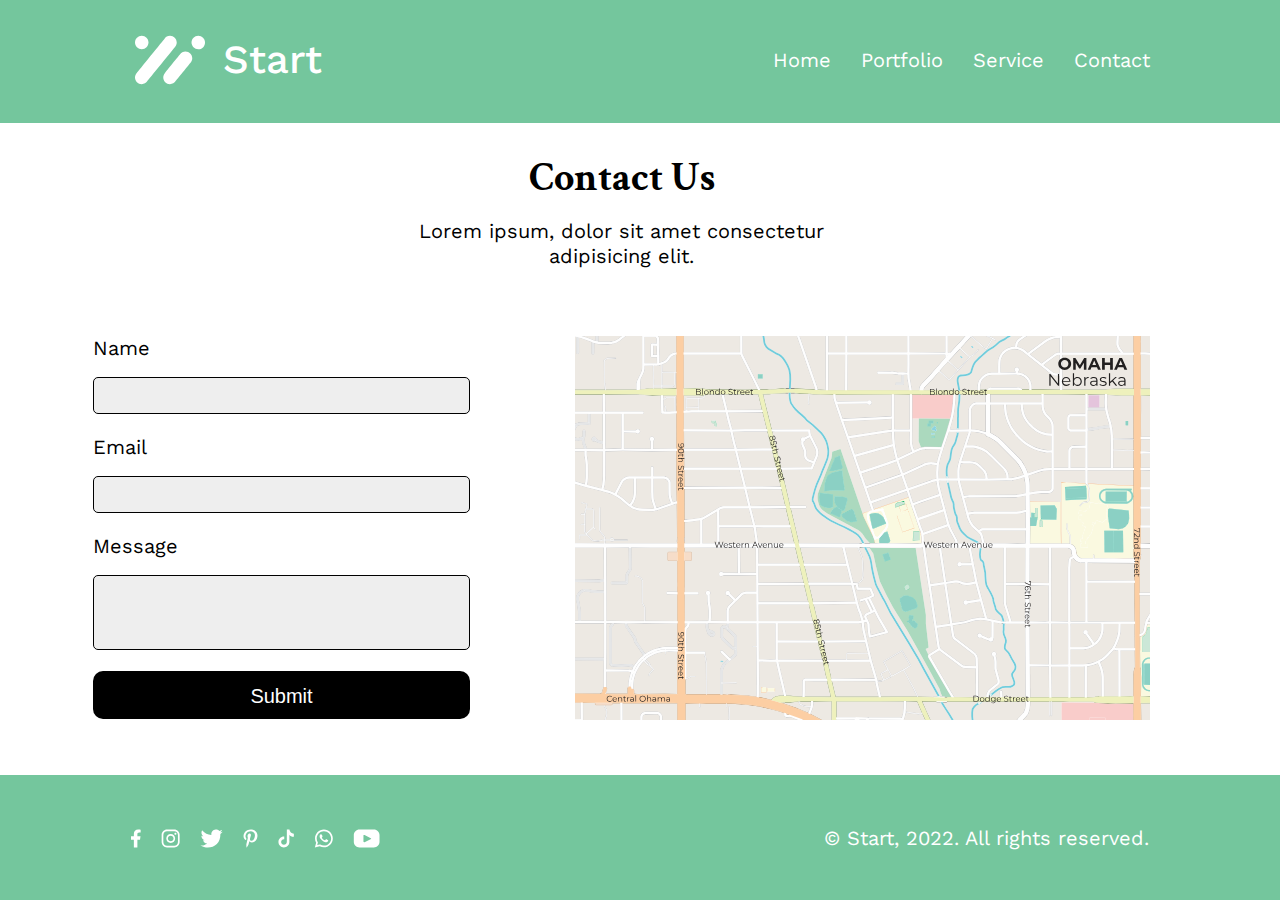
<file: Responsive/contact.html>
<!DOCTYPE html>
<html>

<head>
    <meta charset="UTF-8">
    <meta name="viewport" content="width=device-width, initial-scale=1.0">

    <link rel="preconnect" href="https://fonts.googleapis.com">
    <link rel="preconnect" href="https://fonts.gstatic.com" crossorigin>
    <link
        href="https://fonts.googleapis.com/css2?family=Crimson+Text:ital,wght@0,400;0,600;0,700;1,400;1,600;1,700&family=Work+Sans:ital,wght@0,100..900;1,100..900&display=swap"
        rel="stylesheet">

    <link rel="stylesheet" href="./asset/css/index.css">
    <link rel="stylesheet" href="./asset/css/contact.css">

    <title>Contact</title>
</head>


<body>
    <div class="box-outer__taskbar">
        <div class="box-inner__taskbar">
            <div class="box-outer__logo">
                <img src="./asset/images/logoWebsite.svg" alt="logoWebsite" class="img__logo">
                <p class="text__logo">Start</p>
            </div>
            <ul class="box-outer__list">
                <li class="box-inner__item box-mobile--hidden">Home</li>
                <li class="box-inner__item box-mobile--hidden">Portfolio</li>
                <li class="box-inner__item box-mobile--hidden">Service</li>
                <li class="box-inner__item box-mobile--hidden">Contact</li>
                <li class="box-inner__item box-mobile--show box__item--center">
                    <img src="./asset/images/iconMenu.svg" alt="iconMenu" class="img_icon">
                </li>
            </ul>
        </div>
    </div>

    <div class="box-outer__container">
        <div class="box-inner__container">
            <div class="box-outer__title">
                <h2 class="text__title--h2">Contact Us</h2>
                <p class="text__description">Lorem ipsum, dolor sit amet consectetur adipisicing elit.</p>
            </div>
            <div class="box-outer__content mobile-box__content--column-reverse">
                <div class="box-outer__input">
                    <div class="box-inner__input">
                        <div class="box--inner__input">
                            <h4 class="input__title">Name</h4>
                            <input type="text">
                        </div>

                        <div class="box--inner__input">
                            <h4 class="input__title">Email</h4>
                            <input type="email">
                        </div>

                        <div class="box--inner__input">
                            <h4 class="input__title">Message</h4>
                            <input type="text" class="input--large">
                        </div>

                    </div>
                    <button class="button__submit button--black">Submit</button>
                </div>
                <img src="./asset/images/contact/map.svg" alt="map" class="img__content">
            </div>
        </div>

    </div>

    <div class="box-outer__footer">
        <div class="box-inner__footer">
            <div class="box-outer__link--social">
                <a href="" class="box_link--social">
                    <img src="./asset/images/logoFacebook.svg" alt="logoFacebook" class="img__logo--social">
                </a>
                <a href="" class="box_link--social">
                    <img src="./asset/images/logoInstagram.svg" alt="logoInstagram" class="img__logo--social">
                </a>
                <a href="" class="box_link--social">
                    <img src="./asset/images/logTwitter.svg" alt="logTwitter" class="img__logo--social">
                </a>
                <a href="" class="box_link--social">
                    <img src="./asset/images/logoPinterest.svg" alt="logoPinterest" class="img__logo--social">
                </a>
                <a href="" class="box_link--social">
                    <img src="./asset/images/logoTiktok.svg" alt="logoTiktok" class="img__logo--social">
                </a>
                <a href="" class="box_link--social">
                    <img src="./asset/images/logoWhatsApp.svg" alt="logoWhatsApp" class="img__logo--social">
                </a>
                <a href="" class="box_link--social">
                    <img src="./asset/images/logoYoutube.svg" alt="logoYoutube" class="img__logo--social">
                </a>
            </div>

            <p>© Start, 2022. All rights reserved.</p>
        </div>
    </div>
</body>

</html>
</file>
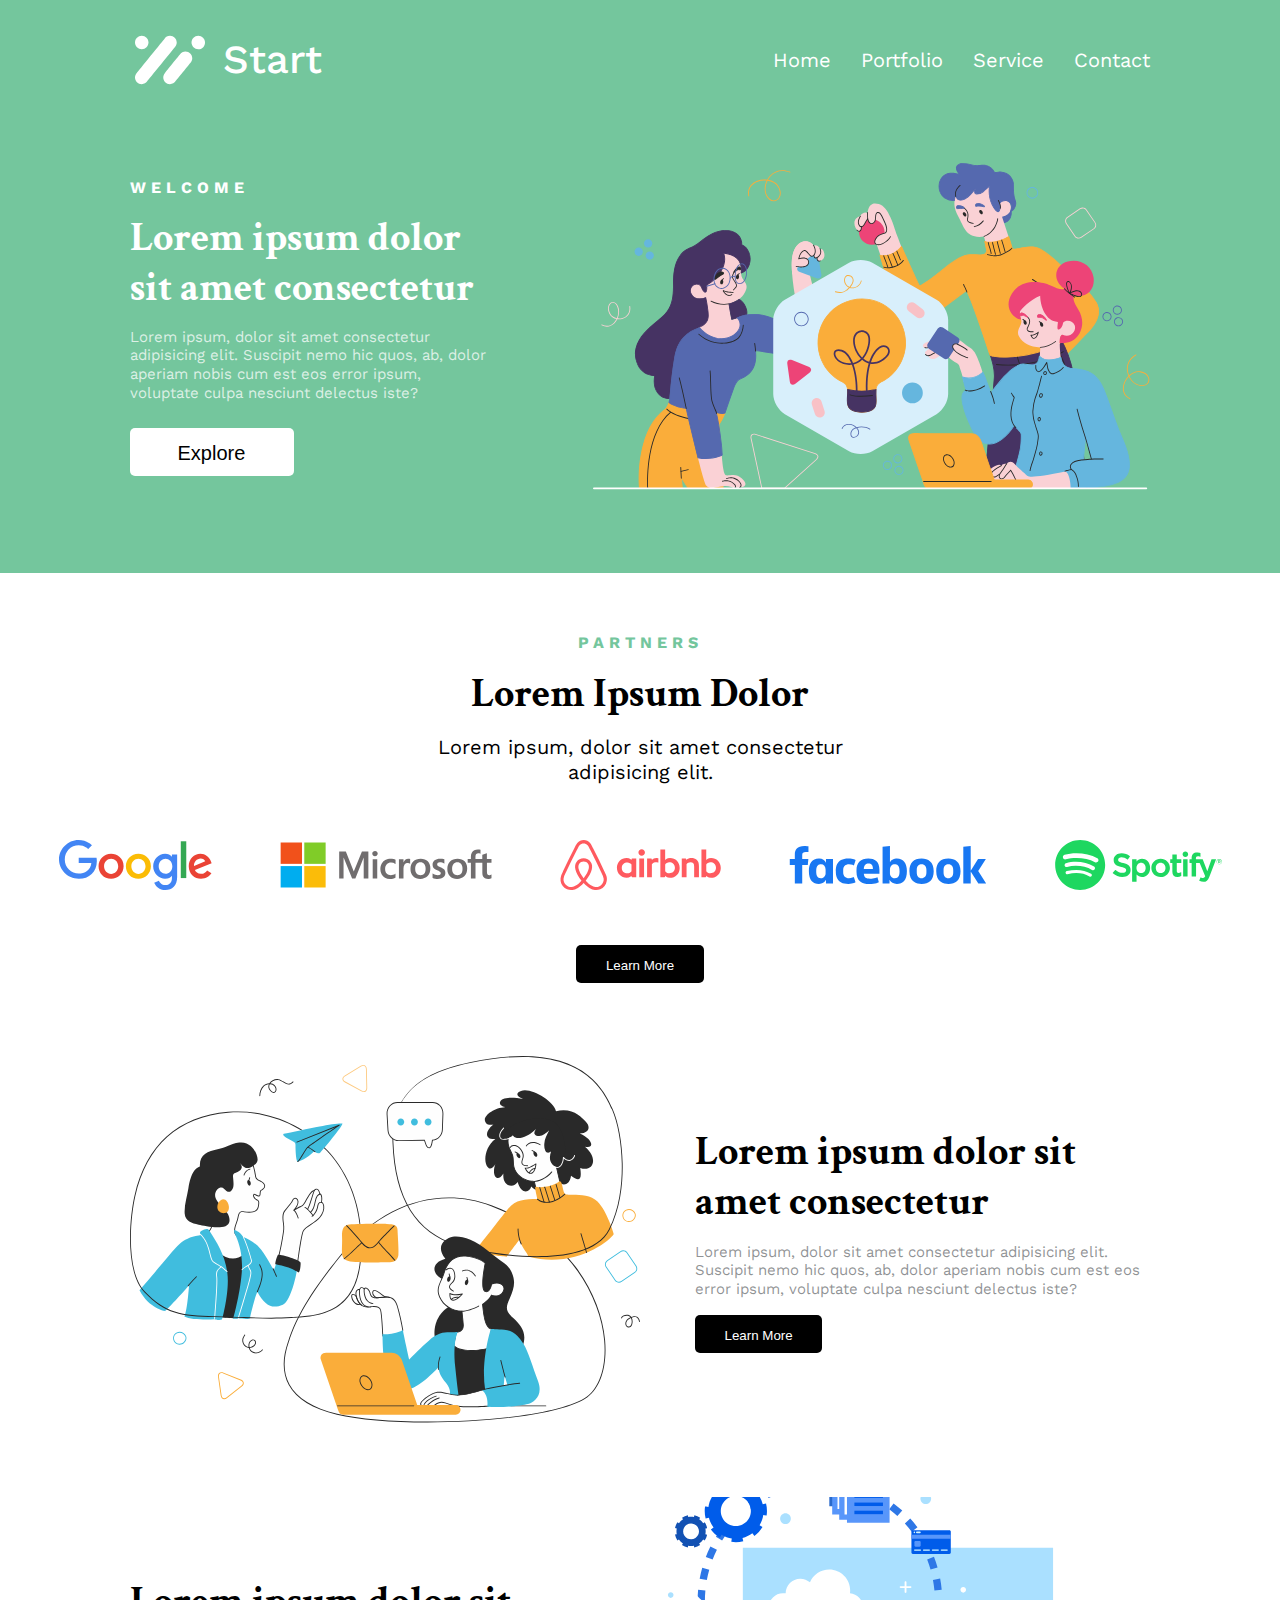
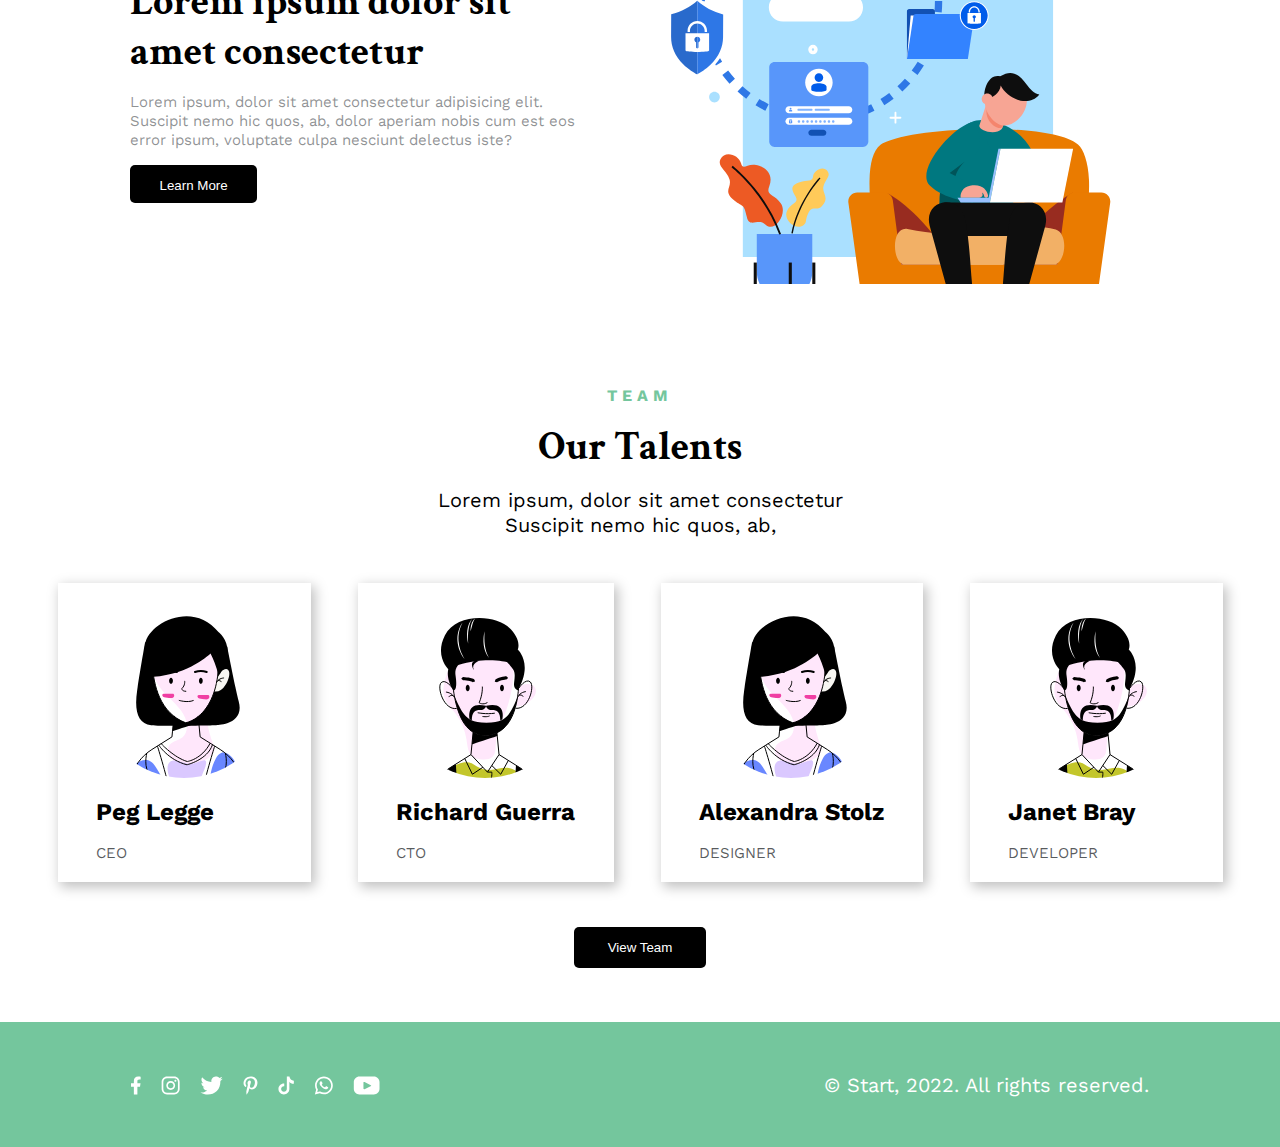
<file: Responsive/home.html>
<!DOCTYPE html>
<html>

<head>
    <meta charset="UTF-8">
    <meta name="viewport" content="width=device-width, initial-scale=1.0">

    <link rel="preconnect" href="https://fonts.googleapis.com">
    <link rel="preconnect" href="https://fonts.gstatic.com" crossorigin>
    <link
        href="https://fonts.googleapis.com/css2?family=Crimson+Text:ital,wght@0,400;0,600;0,700;1,400;1,600;1,700&family=Work+Sans:ital,wght@0,100..900;1,100..900&display=swap"
        rel="stylesheet">

    <link rel="stylesheet" href="./asset/css/index.css">
    <link rel="stylesheet" href="./asset/css/home.css">

    <title>Home</title>
</head>


<body class="home-page">
    <div class="box-outer__taskbar">
        <div class="box-inner__taskbar">
            <div class="box-outer__logo">
                <img src="./asset/images/logoWebsite.svg" alt="logoWebsite" class="img__logo">
                <p class="text__logo">Start</p>
            </div>
            <ul class="box-outer__list">
                <li class="box-inner__item box-mobile--hidden">Home</li>
                <li class="box-inner__item box-mobile--hidden">Portfolio</li>
                <li class="box-inner__item box-mobile--hidden">Service</li>
                <li class="box-inner__item box-mobile--hidden">Contact</li>
                <li class="box-inner__item box-mobile--show box__item--center">
                    <img src="./asset/images/iconMenu.svg" alt="iconMenu" class="img_icon">
                </li>
            </ul>
        </div>
    </div>

    <div class="box-outer__container welcome__container box__background--green">
        <div class="box-inner__container">
            <div class="box-outer__content welcome-box mobile-box__content--column-reverse ">
                <div class="box-inner__content">
                    <div class="box-outer__text">
                        <h3 class="text__title--h3">WELCOME</h3>
                        <h2 class="text__title--h2">Lorem ipsum dolor sit amet consectetur</h2>
                        <p class="text__description">Lorem ipsum, dolor sit amet consectetur adipisicing elit.
                            Suscipit
                            nemo hic quos, ab, dolor aperiam nobis cum est eos error ipsum, voluptate culpa nesciunt
                            delectus iste?</p>
                    </div>
                    <button class="home__button--welcom button--white button--radius">Explore</button>
                </div>
                <img src="./asset/images/home/imagesWelcome.svg" alt="imagesWelcome" class="img__content">
            </div>
        </div>
    </div>

    <div class="box-outer__container home--introduction desktop-box__content--column">
        <div class="box-inner__container">
            <div class="box-outer__content partners__content desktop-box__content--column">
                <div class="box-outer__title ">
                    <h3 class="text__title--h3 text--green">PARTNERS</h3>
                    <h2 class="text__title--h2">Lorem Ipsum Dolor</h2>
                    <p class="text__description">Lorem ipsum, dolor sit amet consectetur adipisicing elit.</p>
                </div>

                <div class="box__logo--scocial">
                    <img src="./asset/images/home/logoGoogle.svg" alt="logoGoogle">
                    <img src="./asset/images/home/logoMicrosoft.svg" alt="logoMicrosoft">
                    <img src="./asset/images/home/logoAirbnb.svg" alt="logoAirbnb">
                    <img src="./asset/images/home/logoFacebook.svg" alt="logoFacebook">
                    <img src="./asset/images/home/logoSpotify.svg" alt="logoSpotify">
                </div>
                <button class="home__button button--black button--radius">Learn More</button>
            </div>
        </div>

        <div class="box-outer__content service-1 desktop-box__content--row-reverse mobile-box__content--column-reverse">
            <div class="box-inner__content desktop-box__content--column">
                <div class="box-outer__text">
                    <h2 class="text__title--h2">Lorem ipsum dolor sit amet consectetur</h2>
                    <p class="text__description">Lorem ipsum, dolor sit amet consectetur adipisicing elit.
                        Suscipit
                        nemo hic quos, ab, dolor aperiam nobis cum est eos error ipsum, voluptate culpa nesciunt
                        delectus iste?</p>
                </div>
                <button class="home__button button--black button--radius">Learn More</button>
            </div>
            <img src="./asset/images/home/imgService1.svg" alt="imgService1" class="img__content">
        </div>

        <div class="box-outer__content service-2 desktop-box__content--row mobile-box__content--column-reverse">
            <div class="box-inner__content desktop-box__content--column">
                <div class="box-outer__text">
                    <h2 class="text__title--h2">Lorem ipsum dolor sit amet consectetur</h2>
                    <p class="text__description">Lorem ipsum, dolor sit amet consectetur adipisicing elit.
                        Suscipit
                        nemo hic quos, ab, dolor aperiam nobis cum est eos error ipsum, voluptate culpa nesciunt
                        delectus iste?</p>
                </div>
                <button class="home__button button--black button--radius">Learn More</button>
            </div>
            <img src="./asset/images/home/imgService2.svg" alt="imgService1" class="img__content">
        </div>

        <div class="box-inner__container">
            <div class="box-outer__content team__content desktop-box__content--column">
                <div class="box-outer__title ">
                    <h3 class="text__title--h3 text--green">TEAM</h3>
                    <h2 class="text__title--h2">Our Talents</h2>
                    <p class="text__description">Lorem ipsum, dolor sit amet consectetur Suscipit nemo hic quos, ab,</p>
                </div>

                <div class="box-outer__card--member mobile-box__content--column">
                    <box class="home__card">
                        <div class="card__content">
                            <img src="./asset/images/home/avataFemale.svg" alt="avataFemale" class="card__imgae">
                            <div class="card__text">
                                <h3 class="text__title--name">Peg Legge</h3>
                                <p class="text__information--position">CEO</p>
                            </div>
                        </div>
                    </box>

                    <box class="home__card">
                        <div class="card__content">
                            <img src="./asset/images/home/logoMale.svg" alt="logoMale" class="card__imgae">
                            <div class="card__text">
                                <h3 class="text__title--name">Richard Guerra</h3>
                                <p class="text__information--position">CTO</p>
                            </div>
                        </div>
                    </box>

                    <box class="home__card">
                        <div class="card__content">
                            <img src="./asset/images/home/avataFemale.svg" alt="avataFemale" class="card__imgae">
                            <div class="card__text">
                                <h3 class="text__title--name">Alexandra Stolz</h3>
                                <p class="text__information--position">DESIGNER</p>
                            </div>
                        </div>
                    </box>

                    <box class="home__card">
                        <div class="card__content">
                            <img src="./asset/images/home/logoMale.svg  " alt="logoMale" class="card__imgae">
                            <div class="card__text">
                                <h3 class="text__title--name">Janet Bray</h3>
                                <p class="text__information--position">DEVELOPER</p>
                            </div>
                        </div>
                    </box>

                </div>
                <button class="home__button button--black button--radius">View Team</button>
            </div>
        </div>
    </div>

    <div class="box-outer__footer">
        <div class="box-inner__footer">
            <div class="box-outer__link--social">
                <a href="" class="box_link--social">
                    <img src="./asset/images/logoFacebook.svg" alt="logoFacebook" class="img__logo--social">
                </a>
                <a href="" class="box_link--social">
                    <img src="./asset/images/logoInstagram.svg" alt="logoInstagram" class="img__logo--social">
                </a>
                <a href="" class="box_link--social">
                    <img src="./asset/images/logTwitter.svg" alt="logTwitter" class="img__logo--social">
                </a>
                <a href="" class="box_link--social">
                    <img src="./asset/images/logoPinterest.svg" alt="logoPinterest" class="img__logo--social">
                </a>
                <a href="" class="box_link--social">
                    <img src="./asset/images/logoTiktok.svg" alt="logoTiktok" class="img__logo--social">
                </a>
                <a href="" class="box_link--social">
                    <img src="./asset/images/logoWhatsApp.svg" alt="logoWhatsApp" class="img__logo--social">
                </a>
                <a href="" class="box_link--social">
                    <img src="./asset/images/logoYoutube.svg" alt="logoYoutube" class="img__logo--social">
                </a>
            </div>

            <p>© Start, 2022. All rights reserved.</p>
        </div>
    </div>
</body>

</html>
</file>
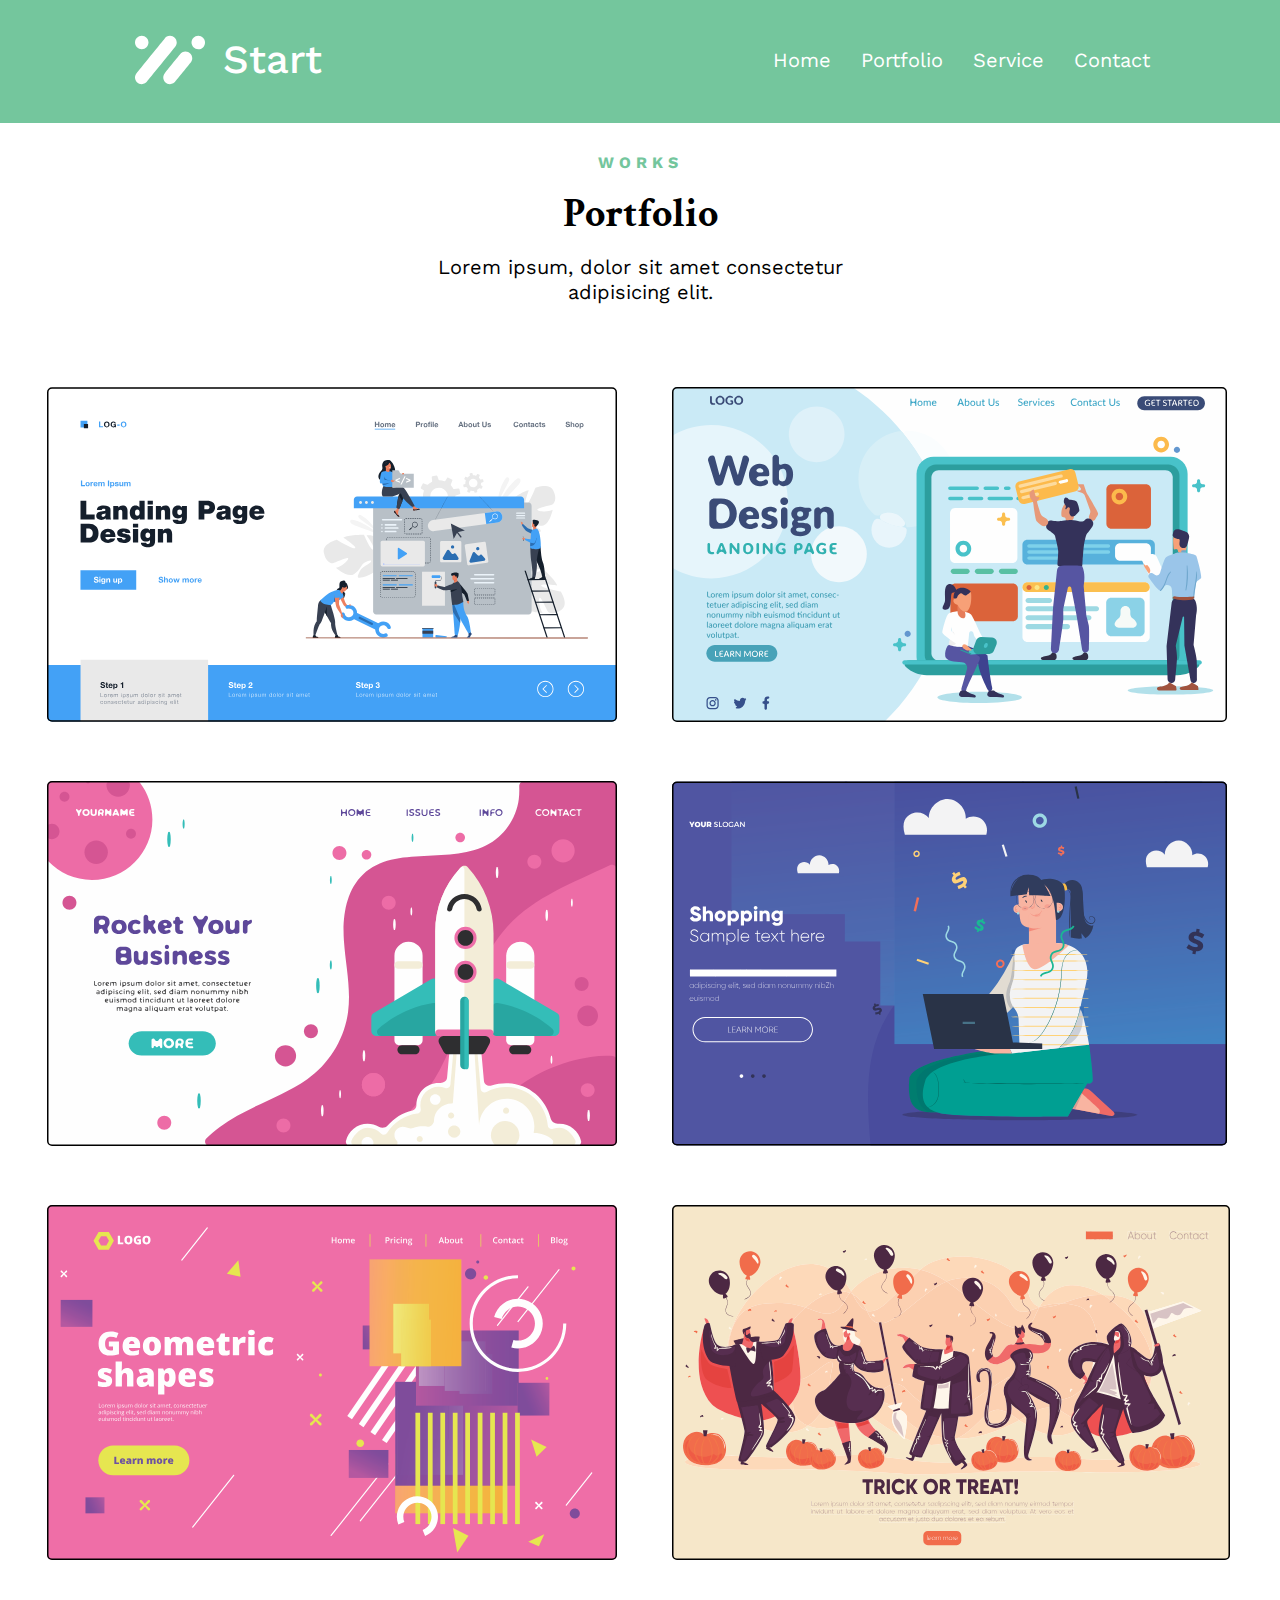
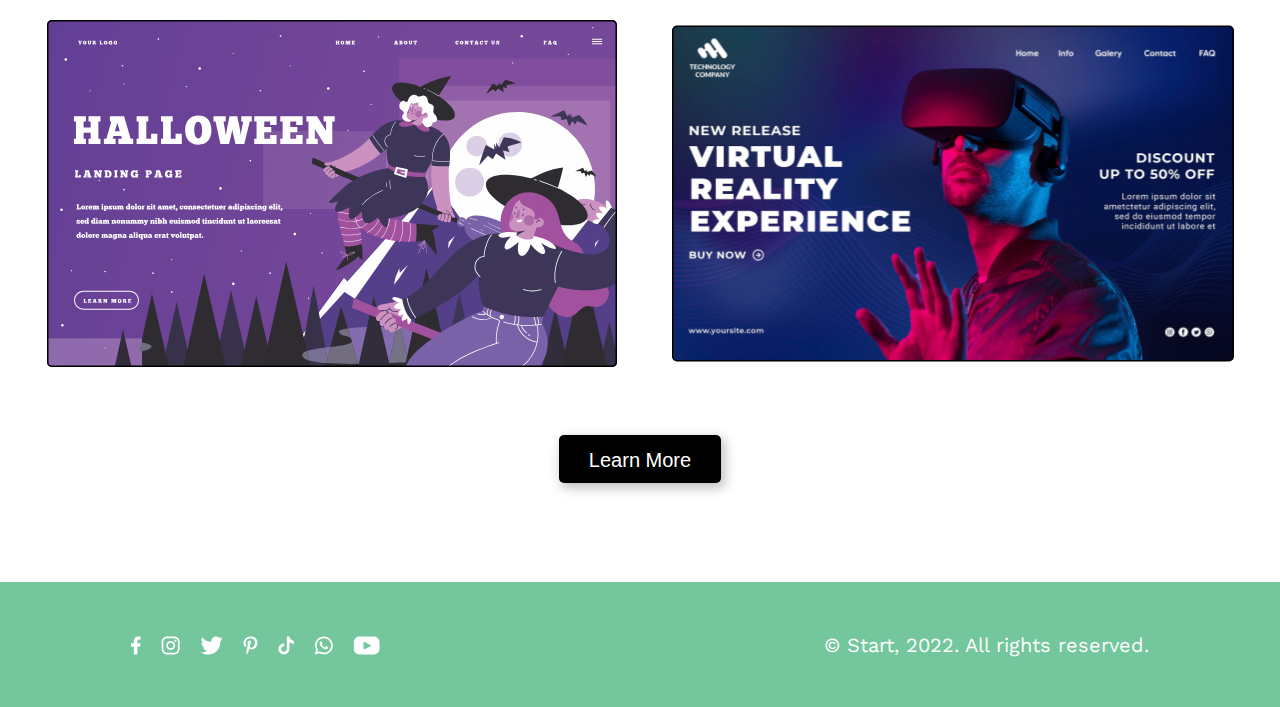
<file: Responsive/portfolio.html>
<!DOCTYPE html>
<html>

<head>
    <meta charset="UTF-8">
    <meta name="viewport" content="width=device-width, initial-scale=1.0">

    <link rel="preconnect" href="https://fonts.googleapis.com">
    <link rel="preconnect" href="https://fonts.gstatic.com" crossorigin>
    <link
        href="https://fonts.googleapis.com/css2?family=Crimson+Text:ital,wght@0,400;0,600;0,700;1,400;1,600;1,700&family=Work+Sans:ital,wght@0,100..900;1,100..900&display=swap"
        rel="stylesheet">

    <link rel="stylesheet" href="./asset/css/index.css">
    <link rel="stylesheet" href="./asset/css/portfolio.css">

    <title>Contact</title>
</head>


<body class="portfolio-page">
    <div class="box-outer__taskbar">
        <div class="box-inner__taskbar">
            <div class="box-outer__logo">
                <img src="./asset/images/logoWebsite.svg" alt="" class="img__logo">
                <p class="text__logo">Start</p>
            </div>
            <ul class="box-outer__list">
                <li class="box-inner__item box-mobile--hidden">Home</li>
                <li class="box-inner__item box-mobile--hidden">Portfolio</li>
                <li class="box-inner__item box-mobile--hidden">Service</li>
                <li class="box-inner__item box-mobile--hidden">Contact</li>
                <li class="box-inner__item box-mobile--show box__item--center">
                    <img src="./asset/images/iconMenu.svg" alt="" class="img_icon">
                </li>
            </ul>
        </div>
    </div>

    <div class="box-outer__container portfolio-outer__container">
        <div class="box-inner__container">
            <div class="box-outer__title">
                <h3 class="text__title--h3 text--green">WORKS</h3>
                <h2 class="text__title--h2">Portfolio</h2>
                <p class="text__description">Lorem ipsum, dolor sit amet consectetur adipisicing elit.</p>
            </div>

            <div class="box-outer__content portfolio-outer__content">
                <div class="portfolio-inner__content box__grid--container">
                    <div class="box__grid--item">
                        <img src="./asset/images/portfolio/landingPage1.svg" alt="landingPage1"
                            class="portfolio__image--landing-page">
                    </div>
                    <div class="box__grid--item">
                        <img src="./asset/images/portfolio/landingPage2.svg" alt="landingPage2"
                            class="portfolio__image--landing-page">
                    </div>
                    <div class="box__grid--item">
                        <img src="./asset/images/portfolio/landingPage3.svg" alt="landingPage3"
                            class="portfolio__image--landing-page">
                    </div>
                    <div class="box__grid--item">
                        <img src="./asset/images/portfolio/landingPage4.svg" alt="landingPage4"
                            class="portfolio__image--landing-page">
                    </div>
                    <div class="box__grid--item">
                        <img src="./asset/images/portfolio/landingPage5.svg" alt="landingPage5"
                            class="portfolio__image--landing-page">
                    </div>
                    <div class="box__grid--item">
                        <img src="./asset/images/portfolio/landingPage6.svg" alt="landingPage6"
                            class="portfolio__image--landing-page">
                    </div>
                    <div class="box__grid--item">
                        <img src="./asset/images/portfolio/landingPage7.svg" alt="landingPage7"
                            class="portfolio__image--landing-page">
                    </div>
                    <div class="box__grid--item">
                        <img src="./asset/images/portfolio/landingPage8.svg" alt="landingPage8"
                            class="portfolio__image--landing-page">
                    </div>
                </div>
            </div>
            <div class="box-outer__button">
                <button class="portfolio__button button--black button--radius">Learn More</button>
            </div>
        </div>
    </div>

    <div class="box-outer__footer">
        <div class="box-inner__footer">
            <div class="box-outer__link--social">
                <a href="" class="box_link--social">
                    <img src="./asset/images/logoFacebook.svg" alt="logoFacebook" class="img__logo--social">
                </a>
                <a href="" class="box_link--social">
                    <img src="./asset/images/logoInstagram.svg" alt="logoInstagram" class="img__logo--social">
                </a>
                <a href="" class="box_link--social">
                    <img src="./asset/images/logTwitter.svg" alt="logTwitter" class="img__logo--social">
                </a>
                <a href="" class="box_link--social">
                    <img src="./asset/images/logoPinterest.svg" alt="logoPinterest" class="img__logo--social">
                </a>
                <a href="" class="box_link--social">
                    <img src="./asset/images/logoTiktok.svg" alt="logoTiktok" class="img__logo--social">
                </a>
                <a href="" class="box_link--social">
                    <img src="./asset/images/logoWhatsApp.svg" alt="logoWhatsApp" class="img__logo--social">
                </a>
                <a href="" class="box_link--social">
                    <img src="./asset/images/logoYoutube.svg" alt="logoYoutube" class="img__logo--social">
                </a>
            </div>

            <p>© Start, 2022. All rights reserved.</p>
        </div>
    </div>
</body>

</html>
</file>
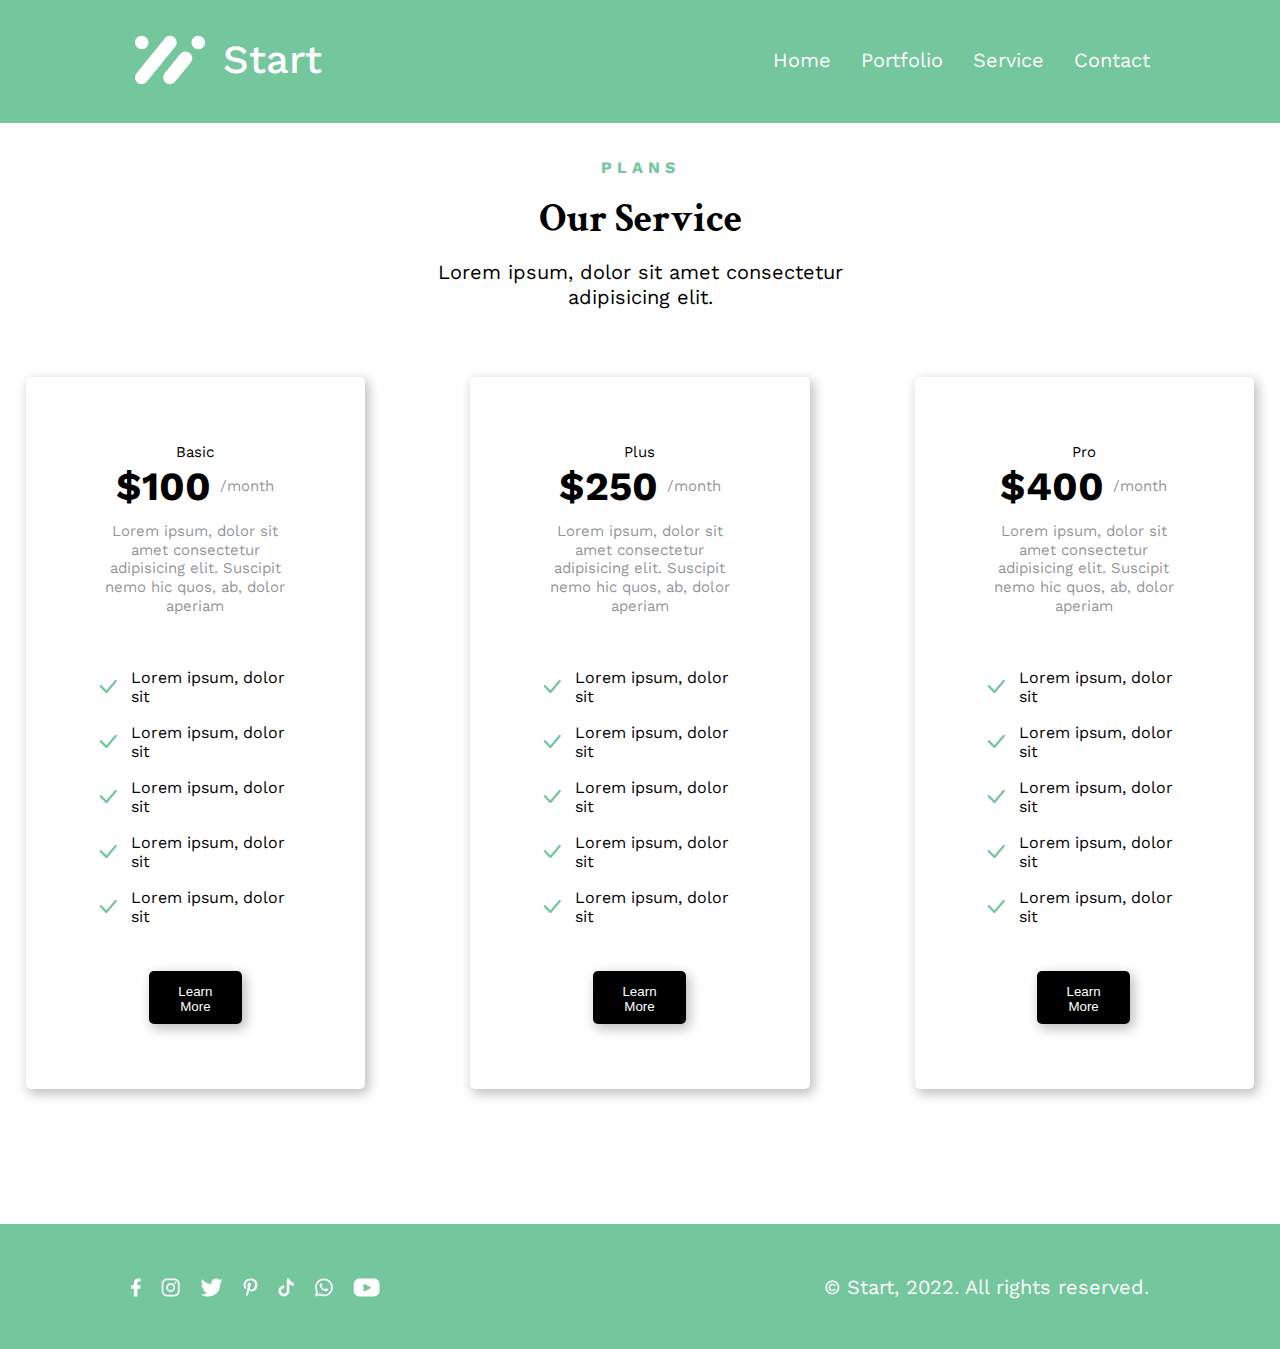
<file: Responsive/service.html>
<!DOCTYPE html>
<html>

<head>
    <meta charset="UTF-8">
    <meta name="viewport" content="width=device-width, initial-scale=1.0">

    <link rel="preconnect" href="https://fonts.googleapis.com">
    <link rel="preconnect" href="https://fonts.gstatic.com" crossorigin>
    <link
        href="https://fonts.googleapis.com/css2?family=Crimson+Text:ital,wght@0,400;0,600;0,700;1,400;1,600;1,700&family=Work+Sans:ital,wght@0,100..900;1,100..900&display=swap"
        rel="stylesheet">

    <link rel="stylesheet" href="./asset/css/index.css">
    <link rel="stylesheet" href="./asset/css/service.css">

    <title>Contact</title>
</head>


<body>
    <div class="box-outer__taskbar">
        <div class="box-inner__taskbar">
            <div class="box-outer__logo">
                <img src="./asset/images/logoWebsite.svg" alt="" class="img__logo">
                <p class="text__logo">Start</p>
            </div>
            <ul class="box-outer__list">
                <li class="box-inner__item box-mobile--hidden">Home</li>
                <li class="box-inner__item box-mobile--hidden">Portfolio</li>
                <li class="box-inner__item box-mobile--hidden">Service</li>
                <li class="box-inner__item box-mobile--hidden">Contact</li>
                <li class="box-inner__item box-mobile--show box__item--center">
                    <img src="./asset/images/iconMenu.svg" alt="" class="img_icon">
                </li>
            </ul>
        </div>
    </div>

    <div class="box-outer__container service-outer__container--card">
        <div class="box-inner__container">
            <div class="box-outer__title">
                <h3 class="text__title--h3 text--green">PLANS</h3>
                <h2 class="text__title--h2">Our Service</h2>
                <p class="text__description">Lorem ipsum, dolor sit amet consectetur adipisicing elit.</p>
            </div>

            <div class="box-outer__content mobile-box__content--column">
                <div class="box-outer__card">
                    <div class="box-inner__card">
                        <div class="card__content">
                            <p class="card__title">Basic</p>
                            <div class="card__price">
                                <span class="card__price--number">$100</span>
                                <span class="card__price--unit">/month</span>
                            </div>
                            <p class="card__text--description">Lorem ipsum, dolor sit amet consectetur adipisicing
                                elit.
                                Suscipit nemo hic quos, ab, dolor aperiam</p>

                            <ul class="card__service--list">
                                <li class="card__service--item">
                                    <img src="./asset/images/service/iconCheck.svg" alt="logoCheck" class="card__logo">
                                    <span>Lorem ipsum, dolor sit </span>
                                </li>
                                <li class="card__service--item">
                                    <img src="./asset/images/service/iconCheck.svg" alt="logoCheck" class="card__logo">
                                    <span>Lorem ipsum, dolor sit </span>
                                </li>
                                <li class="card__service--item">
                                    <img src="./asset/images/service/iconCheck.svg" alt="logoCheck" class="card__logo">
                                    <span>Lorem ipsum, dolor sit </span>
                                </li>
                                <li class="card__service--item">
                                    <img src="./asset/images/service/iconCheck.svg" alt="logoCheck" class="card__logo">
                                    <span>Lorem ipsum, dolor sit </span>
                                </li>
                                <li class="card__service--item">
                                    <img src="./asset/images/service/iconCheck.svg" alt="logoCheck" class="card__logo">
                                    <span>Lorem ipsum, dolor sit </span>
                                </li>
                            </ul>
                        </div>
                        <button class="card__button button--black button--radius">Learn More</button>
                    </div>
                </div>

                <div class="box-outer__card">
                    <div class="box-inner__card">
                        <div class="card__content">
                            <p class="card__title">Plus</p>
                            <div class="card__price">
                                <span class="card__price--number">$250</span>
                                <span class="card__price--unit">/month</span>
                            </div>
                            <p class="card__text--description">Lorem ipsum, dolor sit amet consectetur adipisicing elit.
                                Suscipit nemo hic quos, ab, dolor aperiam</p>
                            <ul class="card__service--list">
                                <li class="card__service--item">
                                    <img src="./asset/images/service/iconCheck.svg" alt="logoCheck" class="card__logo">
                                    <span>Lorem ipsum, dolor sit </span>
                                </li>
                                <li class="card__service--item">
                                    <img src="./asset/images/service/iconCheck.svg" alt="logoCheck" class="card__logo">
                                    <span>Lorem ipsum, dolor sit </span>
                                </li>
                                <li class="card__service--item">
                                    <img src="./asset/images/service/iconCheck.svg" alt="logoCheck" class="card__logo">
                                    <span>Lorem ipsum, dolor sit </span>
                                </li>
                                <li class="card__service--item">
                                    <img src="./asset/images/service/iconCheck.svg" alt="logoCheck" class="card__logo">
                                    <span>Lorem ipsum, dolor sit </span>
                                </li>
                                <li class="card__service--item">
                                    <img src="./asset/images/service/iconCheck.svg" alt="logoCheck" class="card__logo">
                                    <span>Lorem ipsum, dolor sit </span>
                                </li>
                            </ul>
                        </div>
                        <button class="card__button button--black button--radius">Learn More</button>
                    </div>
                </div>

                <div class="box-outer__card">
                    <div class="box-inner__card">
                        <div class="card__content">
                            <p class="card__title">Pro</p>
                            <div class="card__price">
                                <span class="card__price--number">$400</span>
                                <span class="card__price--unit">/month</span>
                            </div>
                            <p class="card__text--description">Lorem ipsum, dolor sit amet consectetur adipisicing elit.
                                Suscipit nemo hic quos, ab, dolor aperiam</p>
                            <ul class="card__service--list">
                                <li class="card__service--item">
                                    <img src="./asset/images/service/iconCheck.svg" alt="logoCheck" class="card__logo">
                                    <span>Lorem ipsum, dolor sit </span>
                                </li>
                                <li class="card__service--item">
                                    <img src="./asset/images/service/iconCheck.svg" alt="logoCheck" class="card__logo">
                                    <span>Lorem ipsum, dolor sit </span>
                                </li>
                                <li class="card__service--item">
                                    <img src="./asset/images/service/iconCheck.svg" alt="logoCheck" class="card__logo">
                                    <span>Lorem ipsum, dolor sit </span>
                                </li>
                                <li class="card__service--item">
                                    <img src="./asset/images/service/iconCheck.svg" alt="logoCheck" class="card__logo">
                                    <span>Lorem ipsum, dolor sit </span>
                                </li>
                                <li class="card__service--item">
                                    <img src="./asset/images/service/iconCheck.svg" alt="logoCheck" class="card__logo">
                                    <span>Lorem ipsum, dolor sit </span>
                                </li>
                            </ul>
                        </div>
                        <button class="card__button button--black button--radius">Learn More</button>
                    </div>
                </div>
            </div>
        </div>
    </div>

    <div class="box-outer__footer">
        <div class="box-inner__footer">
            <div class="box-outer__link--social">
                <a href="" class="box_link--social">
                    <img src="./asset/images/logoFacebook.svg" alt="logoFacebook" class="img__logo--social">
                </a>
                <a href="" class="box_link--social">
                    <img src="./asset/images/logoInstagram.svg" alt="logoInstagram" class="img__logo--social">
                </a>
                <a href="" class="box_link--social">
                    <img src="./asset/images/logTwitter.svg" alt="logTwitter" class="img__logo--social">
                </a>
                <a href="" class="box_link--social">
                    <img src="./asset/images/logoPinterest.svg" alt="logoPinterest" class="img__logo--social">
                </a>
                <a href="" class="box_link--social">
                    <img src="./asset/images/logoTiktok.svg" alt="logoTiktok" class="img__logo--social">
                </a>
                <a href="" class="box_link--social">
                    <img src="./asset/images/logoWhatsApp.svg" alt="logoWhatsApp" class="img__logo--social">
                </a>
                <a href="" class="box_link--social">
                    <img src="./asset/images/logoYoutube.svg" alt="logoYoutube" class="img__logo--social">
                </a>
            </div>

            <p>© Start, 2022. All rights reserved.</p>
        </div>
    </div>
</body>

</html>
</file>
<file: Responsive/asset/css/index.css>
* {
    box-sizing: border-box;
    margin: 0px;
    padding: 0px;
    border: 0px;
}

body {
    font-family: "Work Sans", sans-serif;
    height: 100vh;
    width: 100%;
    background-color: #ffffff;
    margin: 0px;
    padding: 0px;
}

.box-mobile--show {
    display: none;
}

.box__grid--container {
    display: grid;
}

.box__background--green {
    background-color: #74C69D;
}

.desktop-box__content--column {
    flex-direction: column;
}


.desktop-box__content--column-reverse {
    flex-direction: column-reverse;
}

.desktop-box__content--row-reverse {
    flex-direction: row-reverse;
}


.box-outer__taskbar {
    padding: 35px 130px 38px 135px;
    background-color: #74C69D;
}

.box-inner__taskbar {
    max-width: 1440px;
    margin: 0 auto;
    display: flex;
    justify-content: space-between;
    color: #ffffff
}

.box-outer__logo {
    display: flex;
    justify-content: space-between;
    gap: 18px;
}

.text__logo {
    margin: 0px;
    font-size: 40px;
    line-height: 50px;
    font-weight: 500;
    text-align: left;
}

.box-outer__list {
    display: flex;
    justify-content: space-between;
    align-items: center;
    gap: 30px;
    list-style-type: none;
    font-size: 20px;
    font-weight: 400;
    line-height: 25px;
    text-align: right;
}

.box-outer__container {
    margin: 30px 130px 130px 93px;
    display: flex;
    justify-content: center;
}

.box-inner__container {
    width: 100%;
}

.box-outer__title {
    /* margin: 0px 384px 67px 384px; */
    margin-bottom: 67px;
    display: flex;
    flex-direction: column;
    align-items: center;
    gap: 16px;
}

.text__title--h2 {
    /* margin: 0px 112px 16px 112px; */
    /* margin-bottom: 16px; */
    font-family: "Crimson Text", serif;
    font-size: 40px;
    font-weight: 700;
    line-height: 50px;
    text-align: center;
}

.text__title--h3 {
    /* margin-bottom: 16px; */
    font-size: 16px;
    font-weight: 700;
    line-height: 20px;
    letter-spacing: 5px;
    text-align: center;
}

.text--green {
    color: #74C69D;
    ;
}

.text__description {
    max-width: 411px;
    font-size: 20px;
    font-weight: 400;
    line-height: 25px;
    text-align: center;
}

.box-outer__content {
    display: flex;
    justify-content: center;
    gap: 105px;
}

.box-outer__input {
    width: 100%;
    display: flex;
    flex-direction: column;
    gap: 21px;
}

.box-inner__input {
    width: 100%;
    display: flex;
    flex-direction: column;
    gap: 21px;
}

.input__title {
    /* padding-right: 518px; */
    padding-bottom: 16px;
    font-size: 20px;
    font-weight: 400;
    line-height: 25px;
    text-align: left;

}

.input--large {
    min-height: 75px;
}

input {
    width: 100%;
    padding: 10px 0px;
    border-radius: 5px;
    border: 1px solid #000000;
    background-color: #EEEEEE;
}

.button__submit {
    width: 100%;
    padding: 13px 0px 10px 0px;
    font-size: 20px;
    font-weight: 400;
    line-height: 25px;
    text-align: center;

    border-radius: 10px;
}

.button--black {
    color: #ffffff;
    background-color: #000000;
}

.button--white {
    color: #000000;
    background-color: #ffffff;
}


.img__content {
    max-height: 387px;
    width: 50%;
    object-fit: cover;
    height: 100%;
    width: 100%;
}

.box-outer__footer {
    position: absolute;
    width: 100%;
    bottom: 0px;
    padding: 51px 131px 49px 131px;
    background-color: #74C69D;
    color: #ffffff;
}

.box-inner__footer {
    max-width: 1440px;
    margin: 0 auto;
    display: flex;
    justify-content: space-between;
    align-items: center;
}

.box-outer__link--social {
    display: flex;
    align-items: center;
    justify-content: center;
    gap: 20px;
}

.box-outer__link--social>a {
    display: flex;
    align-items: center;
    text-decoration: none;
}

.box-inner__footer>p {
    font-size: 20px;
    font-weight: 400;
    line-height: 25px;
    text-align: right;
}

.box-outer__button {
    width: 100%;
}

/* style our services */
.service-outer__container--card {
    max-width: 1227px;
    margin: 35px auto 135px auto;
    /* margin: 31px 107px 78px 18px; */
}

.box-outer__card {
    display: flex;
    justify-content: center;
    gap: 105;
    box-shadow: 3px 4px 12px 1px #00000040;
    padding: 46px 30px;
    border-radius: 5px;
}

.box-inner__card {
    display: flex;
    flex-direction: column;
}

.card__content {
    margin-bottom: 45px;
}

.card__title {
    font-size: 15px;
    font-weight: 400;
    line-height: 18.75px;
    text-align: center;

}


.card__price {
    margin-bottom: 10px;
    display: flex;
    flex-direction: row;
    justify-content: center;
    align-items: center;
    gap: 9px;
}

.card__price--number {
    font-size: 40px;
    font-weight: 700;
    line-height: 50px;
    text-align: center;
}

.card__price--unit {
    font-size: 15px;
    font-weight: 400;
    line-height: 18.75px;
    text-align: center;
    color: #21252980;
}

.card__text--description {
    margin-bottom: 52px;
    max-width: 279px;
    font-size: 15px;
    font-weight: 400;
    line-height: 18.75px;
    text-align: center;
    color: #21252980;

}

.card__service--list {
    list-style-type: none;
    display: flex;
    flex-direction: column;
    gap: 17px;
}

.card__service--item {
    display: flex;
    align-items: center;
}

.card__service--item>img {
    padding: 5.86px 3.12px 5.86px 4.69px;
    margin-right: 11px;
}

.card__service--item>p {
    font-size: 15px;
    font-weight: 400;
    line-height: 18.75px;
    text-align: center;
    color: #212529;
}

.card__button {
    padding: 13px 29.5px 10px 29.5px;
    box-shadow: 3px 4px 12px 1px #00000040;
    border-color: #000000;
    margin: 0px 54.5px;
    border: 0px;
}

.button--radius {
    border-radius: 5px;
}

/* end style our services */


/* style portfolio page */
.portfolio-page {}

.portfolio-page .box-outer__title {
    margin-bottom: 82px;
}

.portfolio-outer__content {
    margin-bottom: 64px;
}

.portfolio-outer__container {
    max-width: 1187px;
    margin: 30px auto 99px auto;
}

.portfolio-inner__content {
    grid-template-columns: auto auto;
    column-gap: 55px;
    row-gap: 55.23px;
    align-items: center;
}

.portfolio-outer__container .box-outer__button {
    display: flex;
    justify-content: center;

}

.portfolio__button {
    padding: 13px 29.5px 10px 29.5px;
    box-shadow: 3px 4px 12px 1px #00000040;
    border: 0px;
    font-size: 20px;
    font-weight: 400;
    line-height: 25px;
    text-align: center;

}

/* end portfolio page */

/* style home page */

.home-outer__container {
    /* max-width: 1440px; */
    /* margin: 0px auto 54px auto; */
    width: 100%;
}

/* 
.home-page .box-outer__content {
    gap: 0px;
} */

.welcome__container {
    width: 100%;
    margin: 0px;
    color: #ffffff;
}

.welcome__container>.box-inner__container {
    max-width: 1440px;
    padding: 40px 129.72px 82.87px 130px;
    margin: 0px auto;
}

.welcome__container .box-inner__content {
    width: 45.424%;
    display: flex;
    flex-direction: column;
    justify-content: center;
    align-items: start;
    gap: 25px;
}

.box-outer__text {
    max-width: 416px;
    display: flex;
    justify-content: center;
    flex-direction: column;
    align-items: start;
    gap: 15px;
}

.welcome__container .text__title--h2 {
    text-align: left;
}

.welcome-box .text__description {
    text-align: left;
    font-size: 15px;
    line-height: 18.75px;
    color: #FFFFFFBF;

}

.welcome__container .img__content {
    width: 54.576%;
}

.home-page .home__button--welcom {
    padding: 13px 48.5px 10px 47.5px;
    font-size: 20px;
    font-weight: 400;
    line-height: 25px;
    text-align: center;
    border: 0px;

}

.home--introduction {
    max-width: 1440px;
    margin: 60px auto 54px auto;
}

.home--introduction .box-outer__content {
    align-items: center;
    justify-content: space-between;
    gap: 55px;
}

.home--introduction .box-outer__title {
    margin-bottom: 0px;
    gap: 16px;
}

.partners__content {
    margin-bottom: 73px;
}

.box__logo--scocial {
    display: flex;
    justify-content: center;
    gap: 68px;
}

.home__button {
    width: fit-content;
    padding: 13px 29.5px 10px 29.5px;
}

.home--introduction .box-inner__content {
    display: flex;
    gap: 16px;
}

.home--introduction .box-outer__text {
    max-width: 470px;
    gap: 16px;
}

.home--introduction .text__title--h2 {
    text-align: left;
}

.home--introduction .text__description {
    max-width: 470px;
    font-size: 15px;
    font-weight: 400;
    line-height: 18.75px;
    text-align: left;
    color: #21252980;
}

.home--introduction .img__content {
    width: 50%;
    height: auto;
}

.service-1 {
    padding: 0px 130px;
    margin-bottom: 73.57px;
    gap: 0px;
}

.service-2 {
    padding: 0px 130px;
    margin-bottom: 102.27px;
    gap: 0px;
}

.home-page>.box-outer__footer {
    position: relative;
}

.box-outer__card--member {
    display: flex;
    justify-content: space-between;
    align-items: center;
    gap: 47px;
}

.box-inner__card {
    padding: 20px 39px 19px 38px;
    color: #000000;
}

.home__card {
    padding: 20px 39px 19px 38px;
    color: #000000;
    box-shadow: 3px 4px 12px 1px #00000040;
}

.team__content {
    align-items: center;
    gap: 45px !important
}

.team__content .text__description {
    font-size: 20px;
    font-weight: 400;
    line-height: 25px;
    text-align: center;
    color: #000000;
}

.team__content .card__content {
    margin: 0px;
    display: flex;
    flex-direction: column;
    gap: 19px;

}

.team__content .card__content>.card__imgae {
    margin: 0px auto;
}

.card__text>.text__title--name {
    font-size: 24px;
    font-weight: 700;
    line-height: 30px;
    text-align: left;
    margin-bottom: 17px;
}


.card__text>.text__information--position {
    font-size: 15px;
    font-weight: 400;
    line-height: 18.75px;
    text-align: left;
    color: #212529BF;
}

.team__content .home__button {
    padding: 13px 33.5px 13px 33.5px;
}

.partners__content .text__description {
    max-width: 411px;
    color: #000000;
    text-align: center;
    font-size: 20px;
    font-weight: 400;
    line-height: 25px;
}

/* end style home page */

@media only screen and (max-width: 1255px) {
    .box-inner__input {
        width: 100%;
        min-width: 50%;
    }

    .img__content {
        width: 50%;
        height: auto;
    }
}

@media only screen and (max-width: 768px) {

    .box-mobile--hidden {
        display: none;
    }

    .box-mobile--show {
        display: block;
    }

    .box__item--center {
        display: flex;
        justify-content: center;
    }

    .box-outer__taskbar {
        padding: 20px 21px;
    }

    .box-outer__logo {
        align-items: center;
        gap: 10px;
    }

    .img__logo {
        /* scale: 64.285%; */
        width: 45px;
    }

    .text__logo {
        font-size: 30px;
        line-height: 37.5px;
    }

    .box-outer__container {
        margin: 36px 20px 59px 20px;
    }

    /* #box-outer__container--card {
        margin: 21px 18px 68px 18px;

    } */

    .box-outer__title {
        margin-bottom: 45px;
    }

    .text__title--h2 {
        font-size: 24px;
        line-height: 30px;
    }

    .box-outer__content {
        gap: 15.33px;
    }

    .mobile-box__content--column-reverse {
        flex-direction: column-reverse;
    }

    .mobile-box__content--column {
        flex-direction: column;
    }

    .img__content {
        width: 100%;
    }

    .box-inner__input {
        width: 100%;
    }

    .button__submit {
        margin-top: 11px;
    }

    .img__content {
        width: 100%;
    }

    .box-outer__footer {
        position: relative;
        padding: 31px 24.45px;
    }

    .box-inner__footer {
        flex-direction: column;
        gap: 20px;
    }

    /* style our service */
    .service-outer__container--card {
        max-width: 339px;
        margin: 21px auto 68px auto;
    }

    .box-outer__content {
        gap: 50px;
    }

    .box-inner__footer>p {
        text-align: center;
    }

    /* end style our service */

    /* style portfolio page */
    .portfolio-outer__container {
        margin: 34px 20px 30px 20px;
    }

    .portfolio-inner__content {
        grid-template-columns: auto;
        row-gap: 55px;
    }

    .portfolio-outer__content {
        margin-bottom: 27.95px;
    }

    /* end portfolio page */


    /* style home page */
    .home-outer__container {
        width: 100%;
    }

    .welcome__container .box-outer__content {
        gap: 30px;
    }

    .welcome__container .box-inner__content {
        width: 100%;
    }

    .welcome__container {
        margin: 0px;
    }

    .welcome__container>.box-inner__container {
        padding: 32px 20px 40.39px 20px;
        margin: 0px auto;
    }

    .welcome__container .box-outer__content {
        align-items: start;
    }

    .welcome__container .box-outer__text {
        max-width: 100%;
    }

    .welcome__container.text__title--h2 {
        font-size: 28px;
        line-height: 35px;
        text-align: left;
    }



    .home-page .img__content {
        width: 100%;
    }


    .home--introduction {
        max-width: 1440px;
        margin: 22px 20px 39px 20px;
    }

    .partners__content {
        margin: 22px 0px 59.55px 0px;
        align-items: center !important;
        gap: 55px !important;
    }

    .box__logo--scocial {
        flex-direction: column;
        align-items: center;
        justify-content: center;
        gap: 40px;
    }

    .home--introduction .box-outer__text {
        gap: 20px
    }

    .home--introduction .box-inner__content {
        gap: 20px;
    }

    .welcome__container .box-outer__content {
        gap: 55px;
    }

    .home--introduction .box-outer__content {
        gap: 30px
    }

    .service-1 {
        margin-bottom: 60.12px;
        padding: 0px;
    }

    .service-2 {
        padding: 0px;
        margin-bottom: 40.13px;
    }




    .home--introduction .box-outer__content {
        align-items: start;
    }

    /* .home--introduction .box-outer__text {
        gap: 30px;
    } */

    .box-outer__card--member {
        width: 100%;
        justify-content: center;
        align-items: center;
        gap: 35px;
    }

    .team__content .home__button {
        margin: 0px auto;
    }

    /* end style home page */
}
</file>
<file: Responsive/asset/css/contact.css>
@media only screen and (max-height: 890px) {
    .box-outer__footer {
        position: relative;
    }
}
</file>
<file: Responsive/asset/css/home.css>
/* @media only screen and (min-height: 2790px) {
    .box-outer__footer {
        position: fixed !important;
    }
} */
</file>
<file: Responsive/asset/css/portfolio.css>
@media only screen and (max-height: 2310px) {
    .box-outer__footer {
        position: relative;
    }
}
</file>
<file: Responsive/asset/css/service.css>
@media only screen and (max-height: 1245px) {
    .box-outer__footer {
        position: relative;
    }
}
</file>
